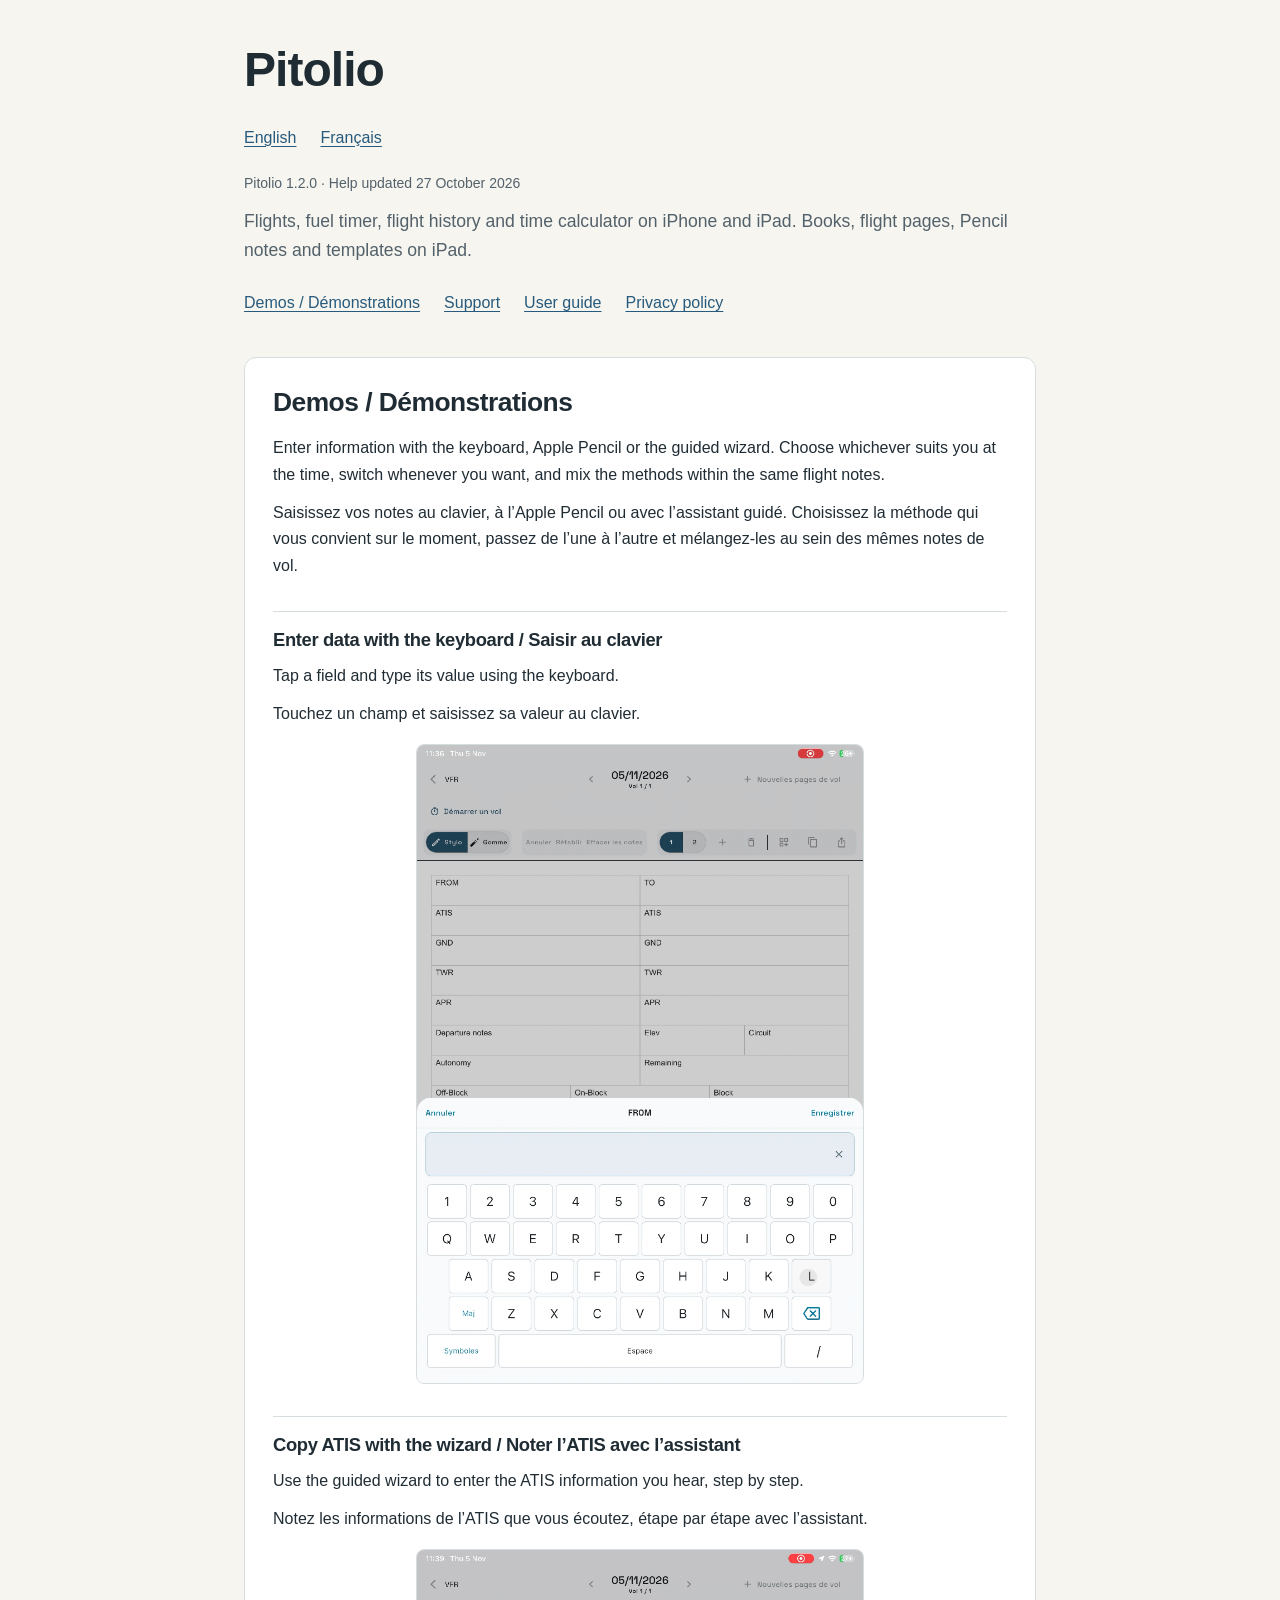
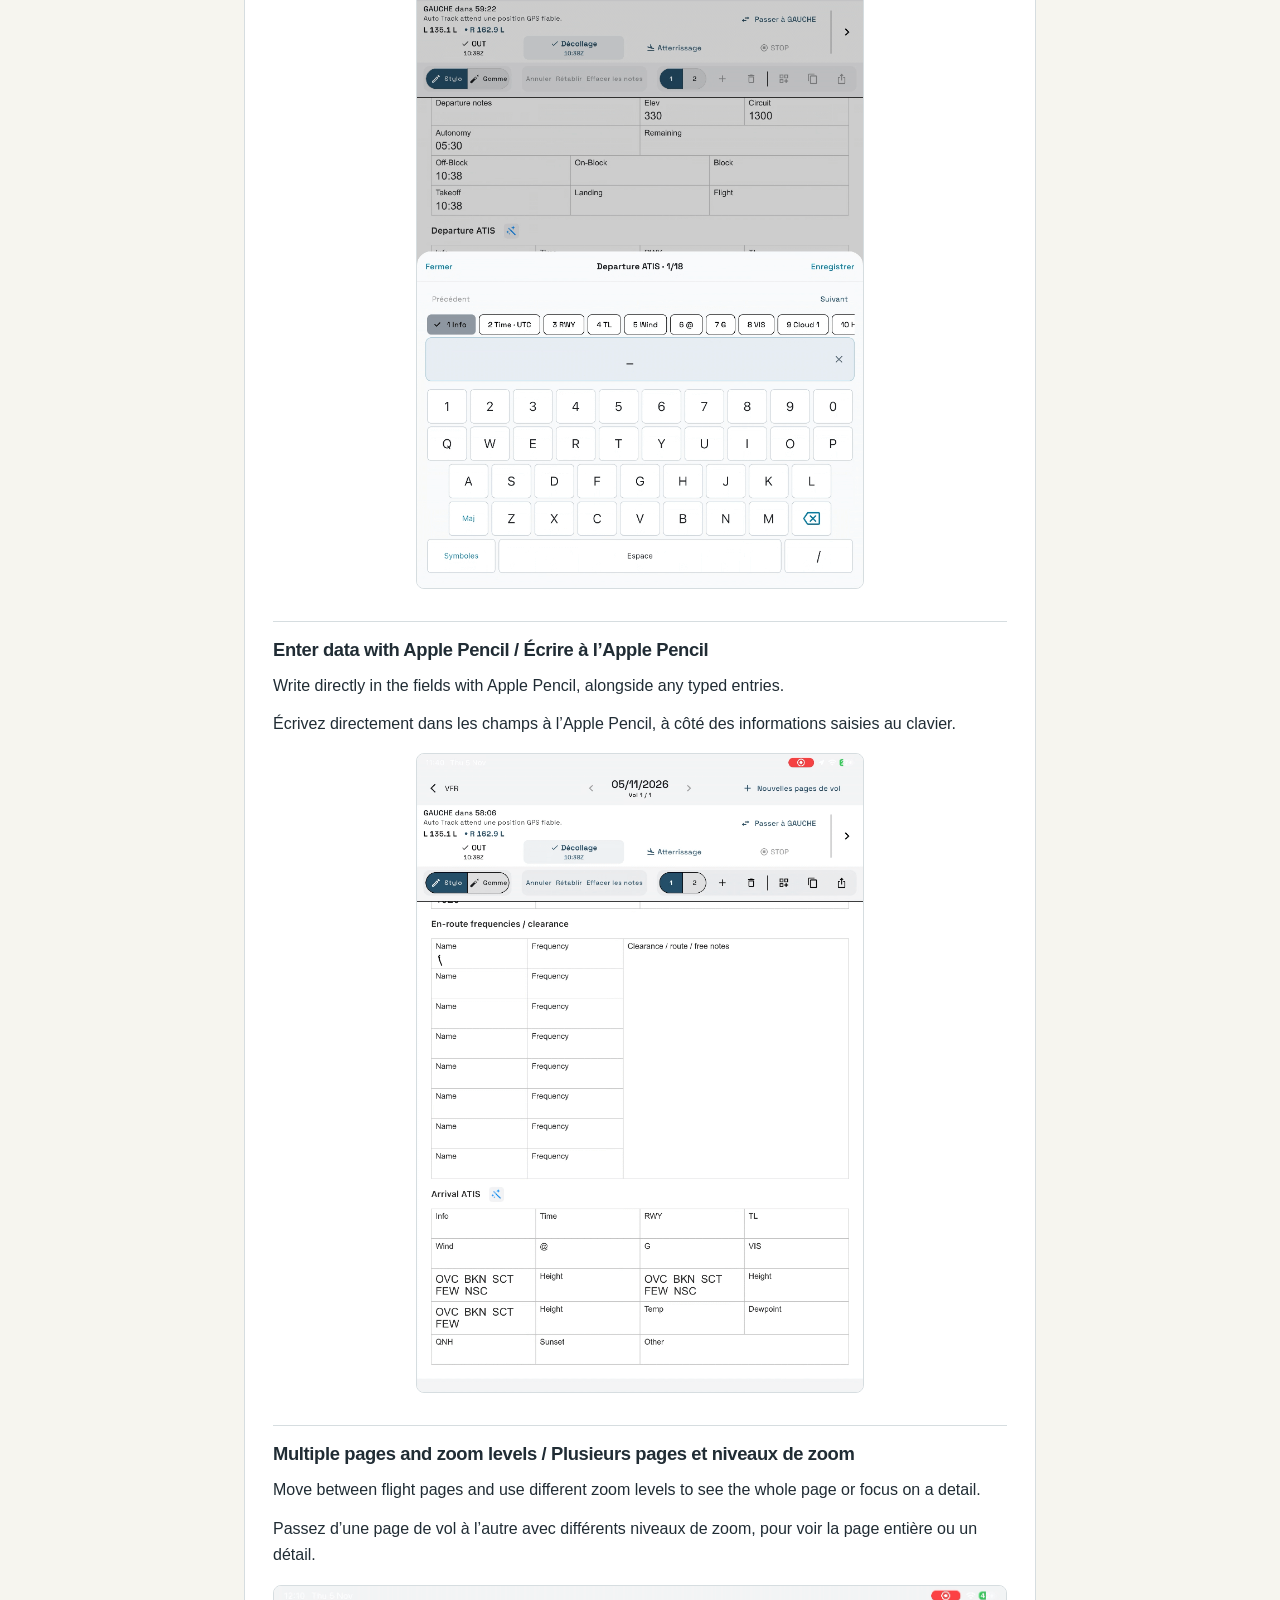
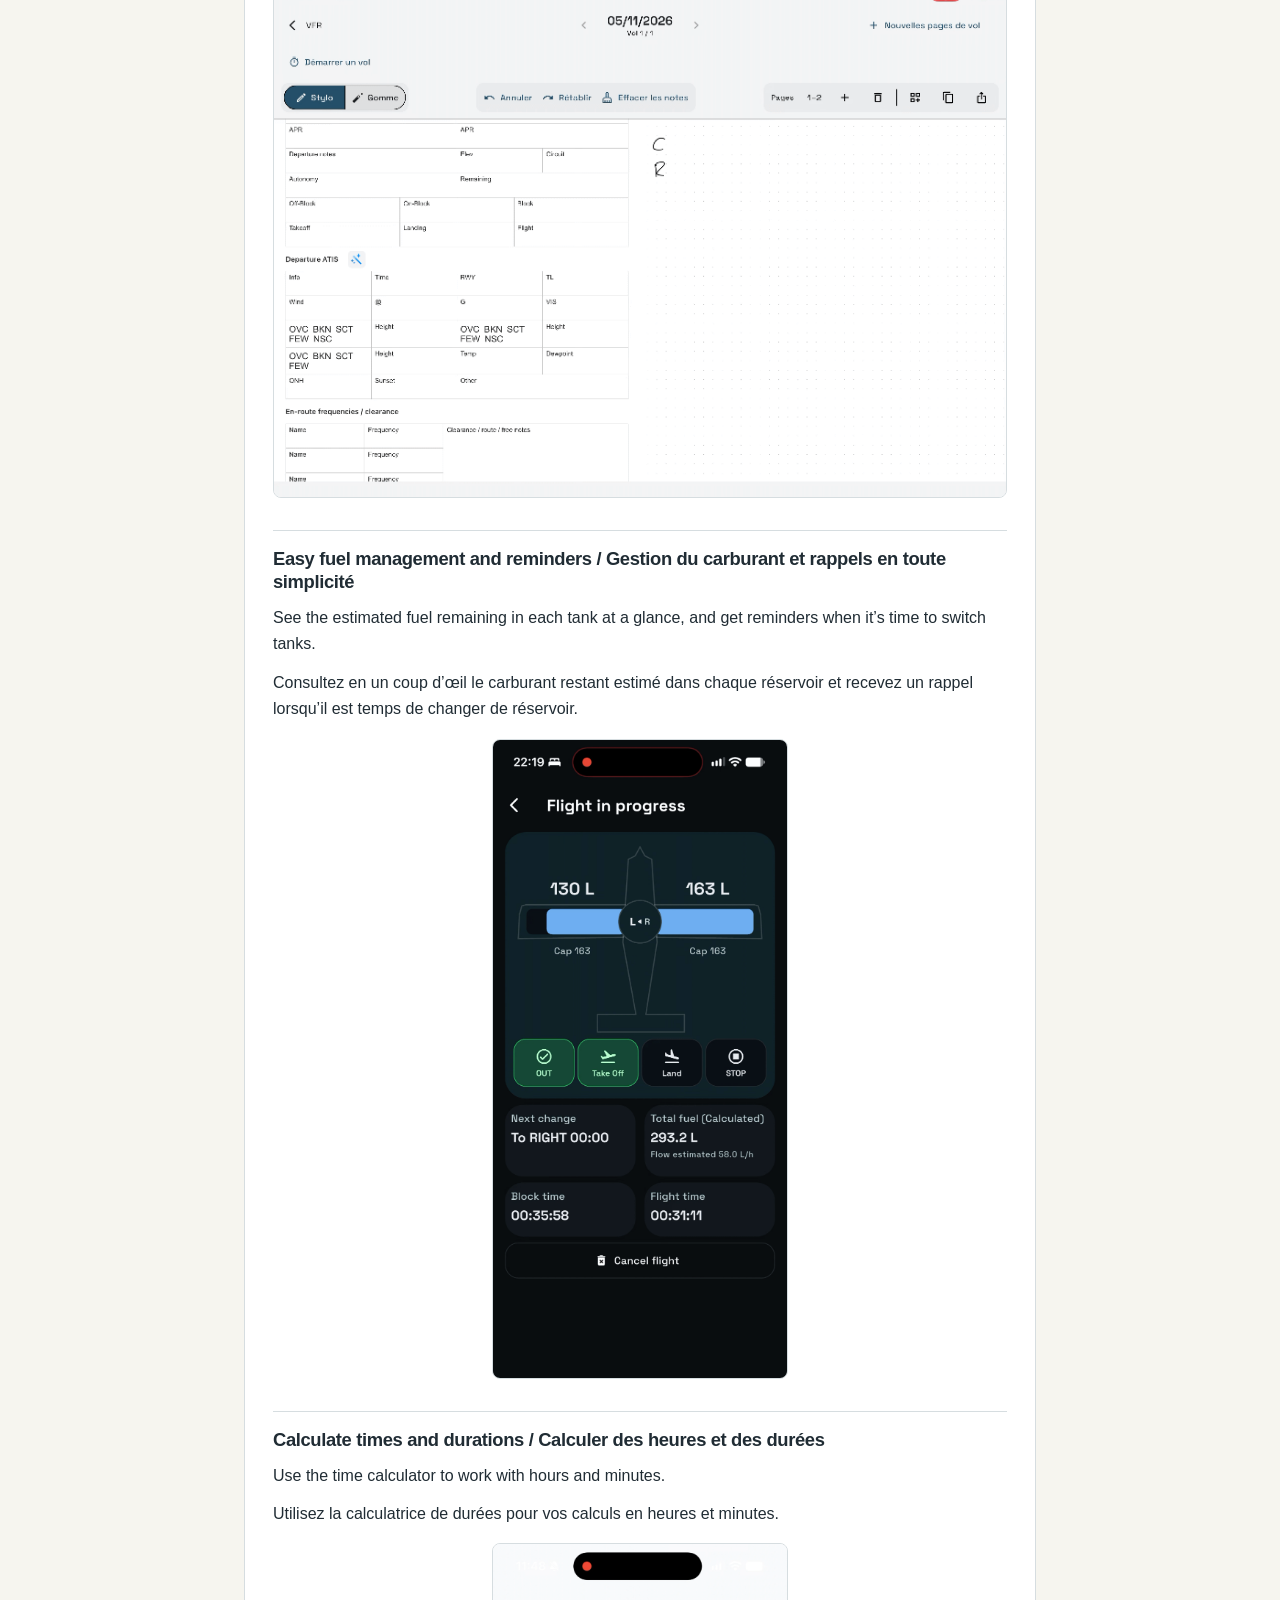
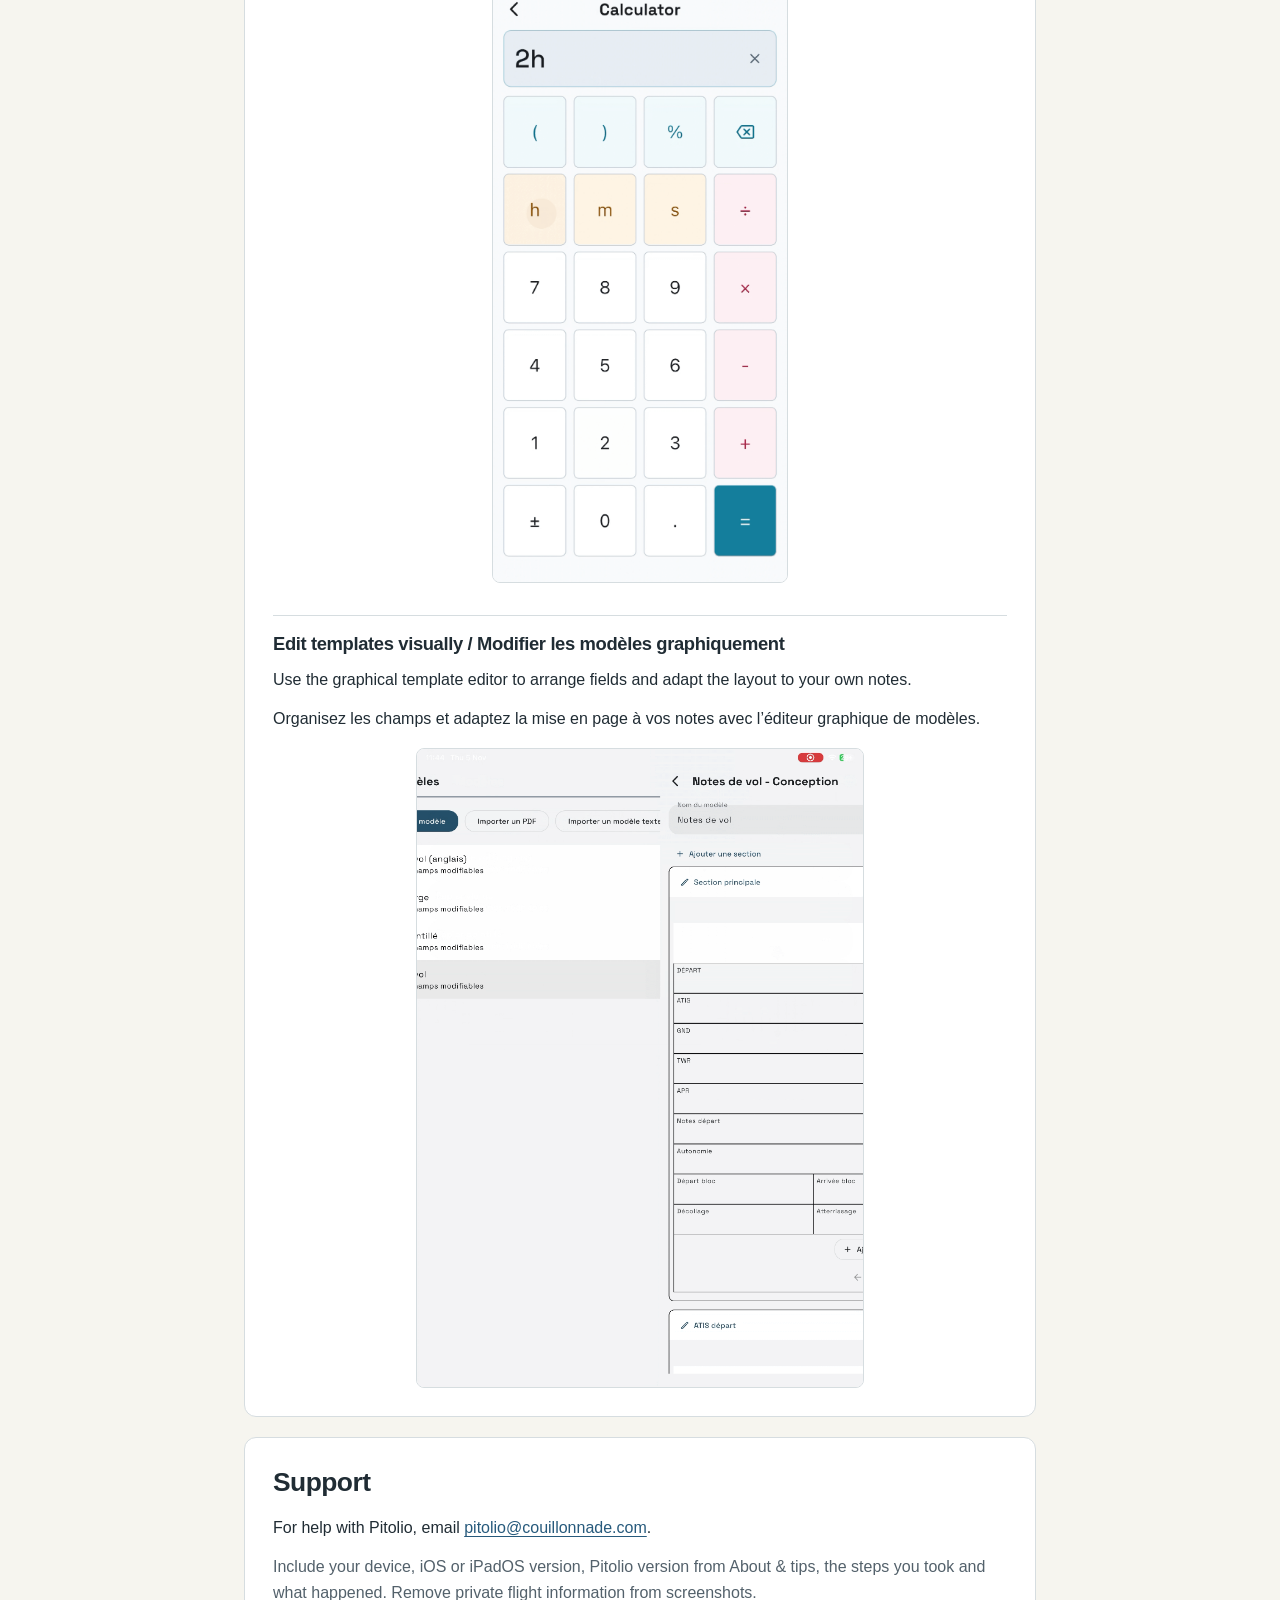
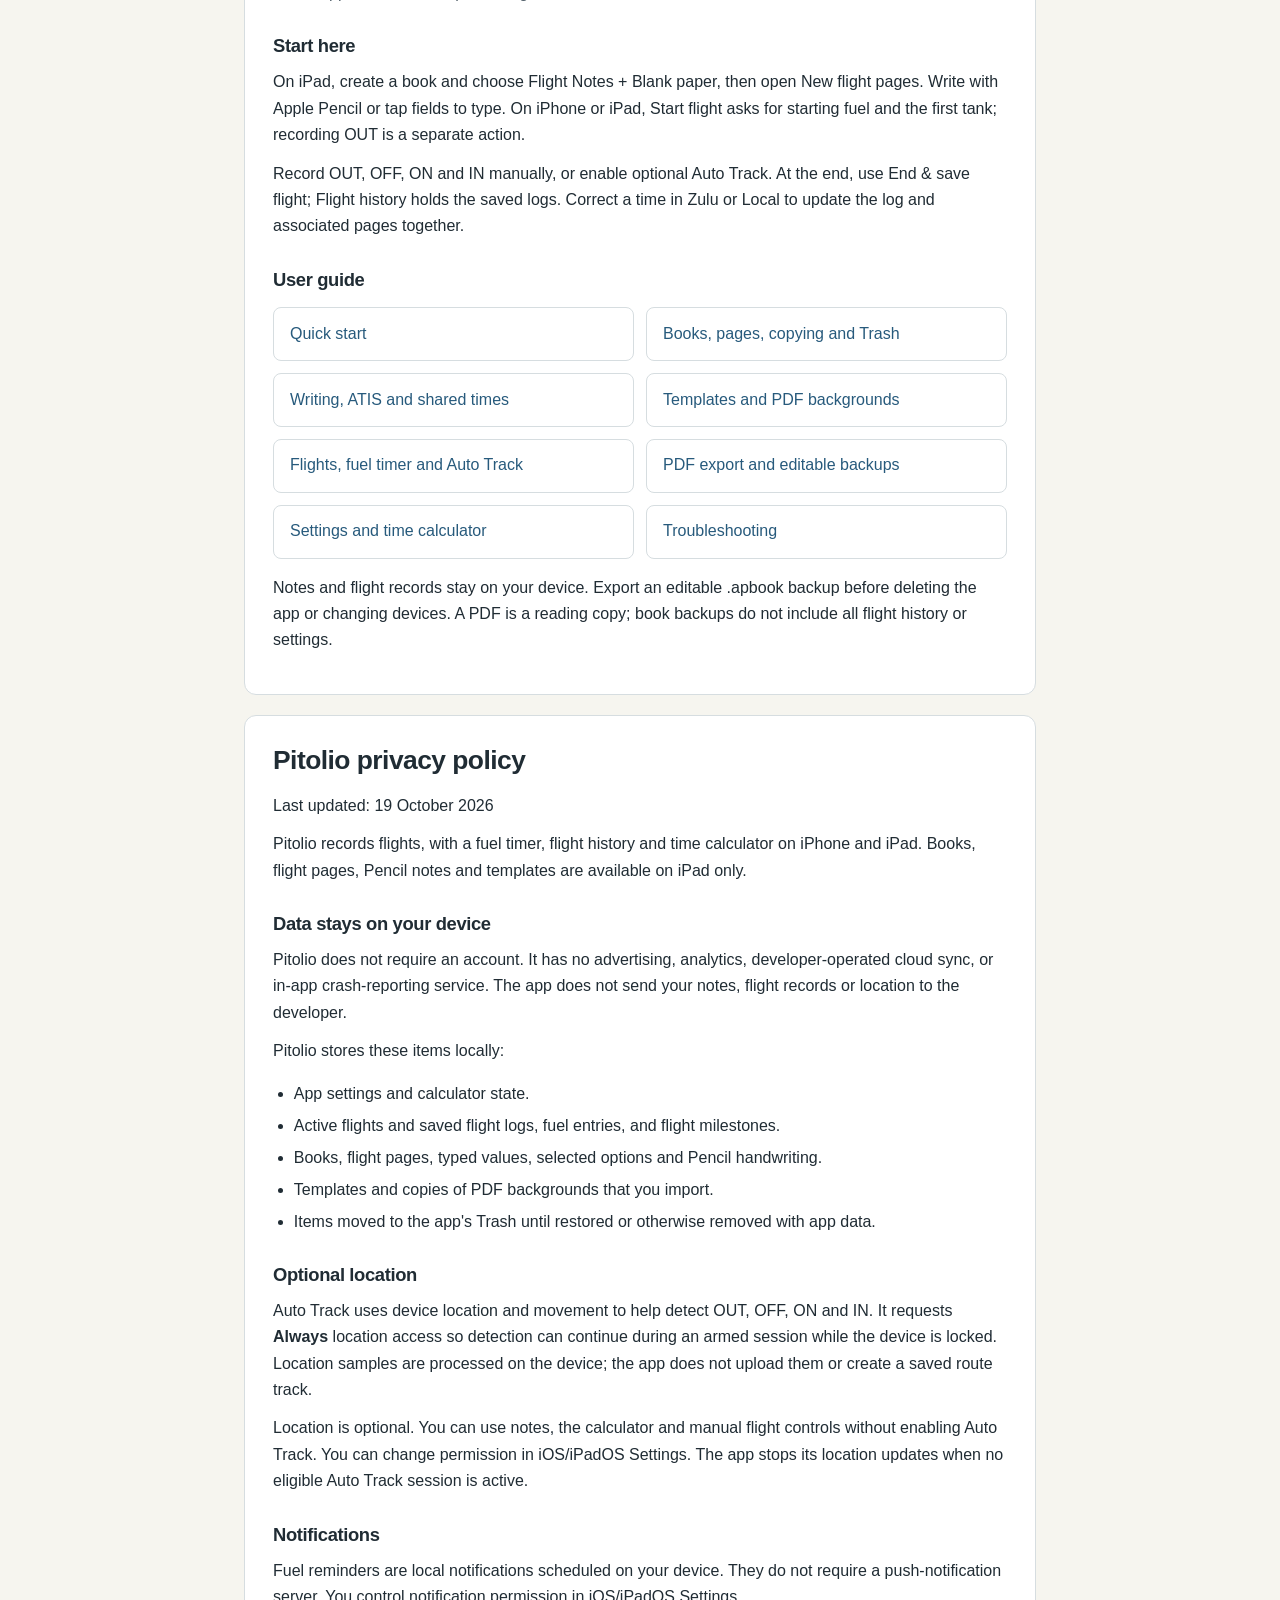
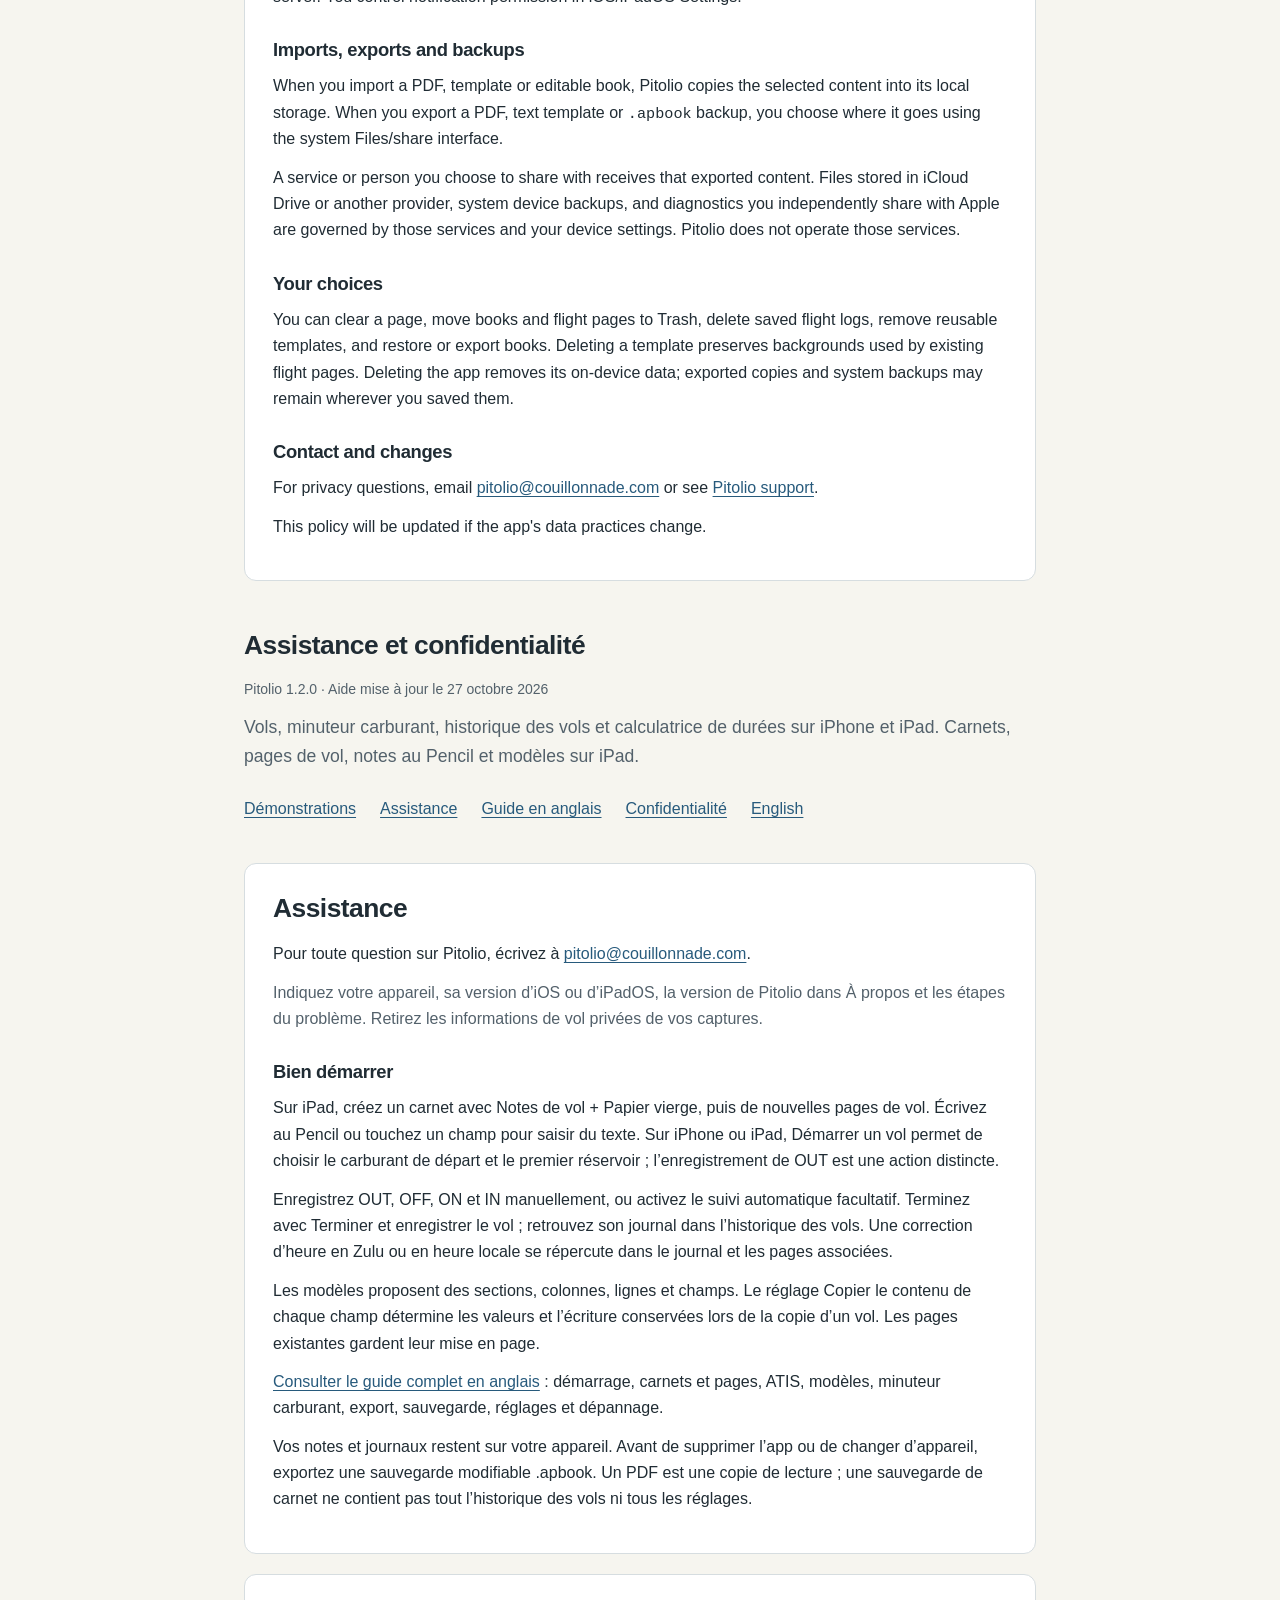
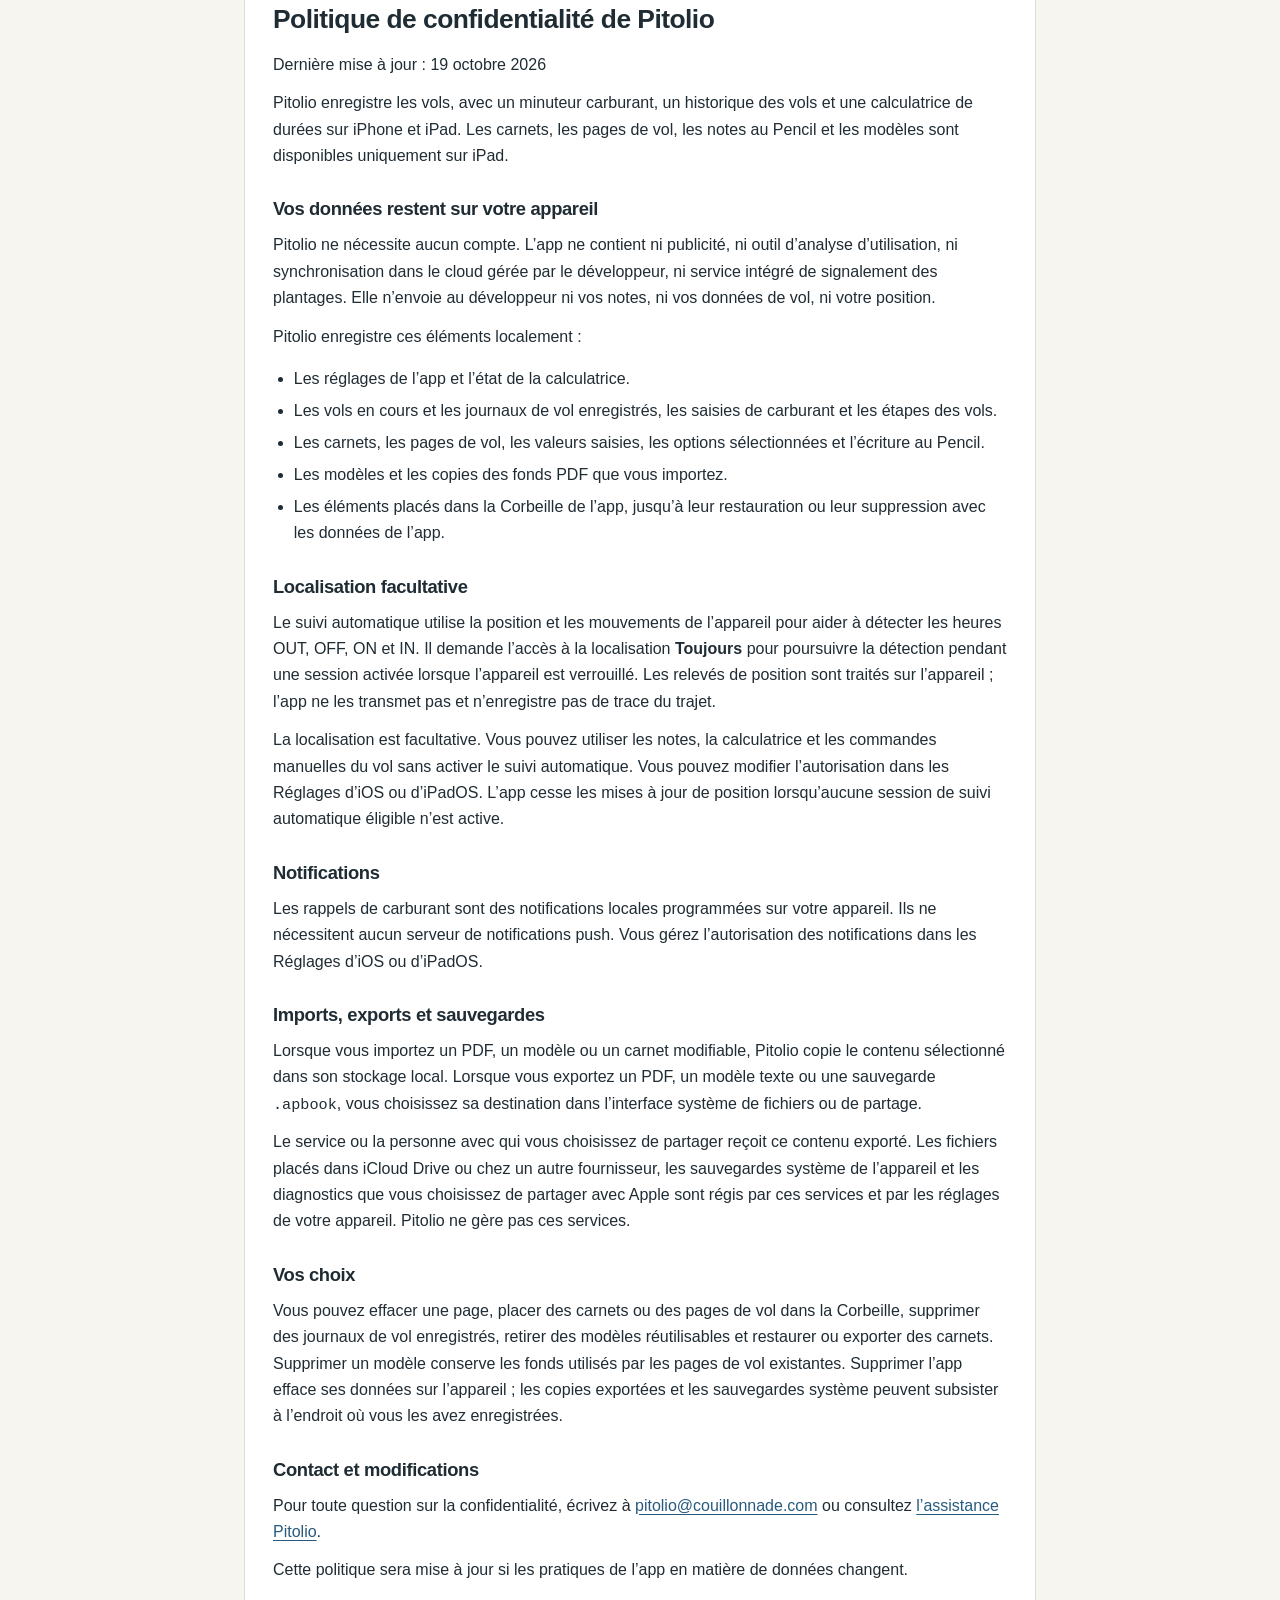
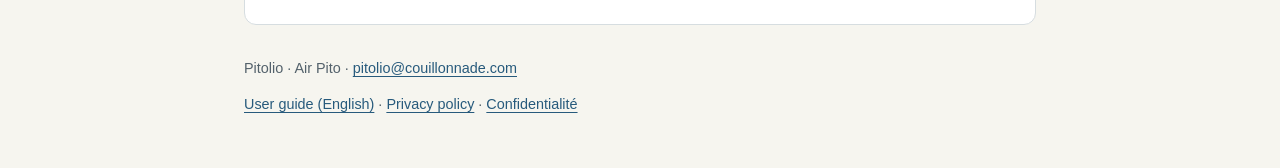
<file: index.html>
<!doctype html>
<html lang="en">
<head>
  <meta charset="utf-8">
  <meta name="viewport" content="width=device-width, initial-scale=1">
  <meta name="robots" content="noindex, nofollow">
  <meta name="referrer" content="no-referrer">
  <meta name="color-scheme" content="light dark">
  <meta name="description" content="Pitolio — Animated demos, support and privacy / Démonstrations animées, assistance et confidentialité.">
  <title>Pitolio — Demos / Démonstrations &amp; support</title>
  <link rel="stylesheet" href="assets/screenshots/site.css">
</head>
<body>
  <a class="skip-link" href="#support">Skip to content / Aller au contenu</a>
  <main>
    <header id="english" lang="en">
      <h1>Pitolio</h1>
      <nav aria-label="Language / Langue">
        <a href="#english" lang="en" hreflang="en">English</a>
        <a href="#francais" lang="fr" hreflang="fr">Français</a>
      </nav>
      <p class="badge">Pitolio 1.2.0 · Help updated 27 October 2026</p>
      <p class="muted intro">Flights, fuel timer, flight history and time calculator on iPhone and iPad. Books, flight pages, Pencil notes and templates on iPad.</p>
      <nav aria-label="Page sections">
        <a href="#demos">Demos / Démonstrations</a>
        <a href="#support">Support</a>
        <a href="docs/index.html">User guide</a>
        <a href="#privacy">Privacy policy</a>
      </nav>
    </header>

    <section id="demos" aria-labelledby="demos-heading">
      <h2 id="demos-heading">Demos / <span lang="fr">Démonstrations</span></h2>
      <p lang="en">Enter information with the keyboard, Apple Pencil or the guided wizard. Choose whichever suits you at the time, switch whenever you want, and mix the methods within the same flight notes.</p>
      <p lang="fr">Saisissez vos notes au clavier, à l’Apple Pencil ou avec l’assistant guidé. Choisissez la méthode qui vous convient sur le moment, passez de l’une à l’autre et mélangez-les au sein des mêmes notes de vol.</p>

      <figure class="demo">
        <figcaption>
          <h3><span lang="en">Enter data with the keyboard</span> / <span lang="fr">Saisir au clavier</span></h3>
          <p lang="en">Tap a field and type its value using the keyboard.</p>
          <p lang="fr">Touchez un champ et saisissez sa valeur au clavier.</p>
        </figcaption>
        <img src="assets/animated/Fields%20Keyboard.gif" width="800" height="1145" alt="Entering field values with the keyboard / Saisie des champs au clavier" decoding="async">
      </figure>

      <figure class="demo">
        <figcaption>
          <h3><span lang="en">Copy ATIS with the wizard</span> / <span lang="fr">Noter l’ATIS avec l’assistant</span></h3>
          <p lang="en">Use the guided wizard to enter the ATIS information you hear, step by step.</p>
          <p lang="fr">Notez les informations de l’ATIS que vous écoutez, étape par étape avec l’assistant.</p>
        </figcaption>
        <img src="assets/animated/wizard%20mode.gif" width="800" height="1145" alt="Entering ATIS with the wizard / Saisie de l’ATIS avec l’assistant" loading="lazy" decoding="async">
      </figure>

      <figure class="demo">
        <figcaption>
          <h3><span lang="en">Enter data with Apple Pencil</span> / <span lang="fr">Écrire à l’Apple Pencil</span></h3>
          <p lang="en">Write directly in the fields with Apple Pencil, alongside any typed entries.</p>
          <p lang="fr">Écrivez directement dans les champs à l’Apple Pencil, à côté des informations saisies au clavier.</p>
        </figcaption>
        <img src="assets/animated/Hand%20Writing.gif" width="800" height="1145" alt="Writing in fields with Apple Pencil / Écriture dans les champs à l’Apple Pencil" loading="lazy" decoding="async">
      </figure>

      <figure class="demo">
        <figcaption>
          <h3><span lang="en">Multiple pages and zoom levels</span> / <span lang="fr">Plusieurs pages et niveaux de zoom</span></h3>
          <p lang="en">Move between flight pages and use different zoom levels to see the whole page or focus on a detail.</p>
          <p lang="fr">Passez d’une page de vol à l’autre avec différents niveaux de zoom, pour voir la page entière ou un détail.</p>
        </figcaption>
        <img src="assets/animated/Multiple%20pages.gif" width="800" height="559" alt="Flight pages at different zoom levels / Pages de vol à différents niveaux de zoom" loading="lazy" decoding="async">
      </figure>

      <figure class="demo">
        <figcaption>
          <h3><span lang="en">Easy fuel management and reminders</span> / <span lang="fr">Gestion du carburant et rappels en toute simplicité</span></h3>
          <p lang="en">See the estimated fuel remaining in each tank at a glance, and get reminders when it’s time to switch tanks.</p>
          <p lang="fr">Consultez en un coup d’œil le carburant restant estimé dans chaque réservoir et recevez un rappel lorsqu’il est temps de changer de réservoir.</p>
        </figcaption>
        <img src="assets/animated/fuel.gif" width="800" height="1733" alt="Fuel levels in each tank and tank-switch reminders / Niveaux de carburant dans chaque réservoir et rappels de changement de réservoir" loading="lazy" decoding="async">
      </figure>

      <figure class="demo">
        <figcaption>
          <h3><span lang="en">Calculate times and durations</span> / <span lang="fr">Calculer des heures et des durées</span></h3>
          <p lang="en">Use the time calculator to work with hours and minutes.</p>
          <p lang="fr">Utilisez la calculatrice de durées pour vos calculs en heures et minutes.</p>
        </figcaption>
        <img src="assets/animated/calculator.gif" width="800" height="1733" alt="Time calculator / Calculatrice de durées" loading="lazy" decoding="async">
      </figure>

      <figure class="demo">
        <figcaption>
          <h3><span lang="en">Edit templates visually</span> / <span lang="fr">Modifier les modèles graphiquement</span></h3>
          <p lang="en">Use the graphical template editor to arrange fields and adapt the layout to your own notes.</p>
          <p lang="fr">Organisez les champs et adaptez la mise en page à vos notes avec l’éditeur graphique de modèles.</p>
        </figcaption>
        <img src="assets/animated/template%20edit.gif" width="800" height="1145" alt="Graphical template editing / Modification graphique d’un modèle" loading="lazy" decoding="async">
      </figure>
    </section>

    <section lang="en" id="support" aria-labelledby="support-heading">
      <h2 id="support-heading">Support</h2>
      <p>For help with Pitolio, email <a href="mailto:pitolio@couillonnade.com">pitolio@couillonnade.com</a>.</p>
      <p class="muted">Include your device, iOS or iPadOS version, Pitolio version from About &amp; tips, the steps you took and what happened. Remove private flight information from screenshots.</p>
      <h3>Start here</h3>
      <p>On iPad, create a book and choose Flight Notes + Blank paper, then open New flight pages. Write with Apple Pencil or tap fields to type. On iPhone or iPad, Start flight asks for starting fuel and the first tank; recording OUT is a separate action.</p>
      <p>Record OUT, OFF, ON and IN manually, or enable optional Auto Track. At the end, use End &amp; save flight; Flight history holds the saved logs. Correct a time in Zulu or Local to update the log and associated pages together.</p>
      <h3>User guide</h3>
      <ul class="guide-grid">
        <li><a href="docs/quick-start.html">Quick start</a></li>
        <li><a href="docs/books-and-flights.html">Books, pages, copying and Trash</a></li>
        <li><a href="docs/writing-and-fields.html">Writing, ATIS and shared times</a></li>
        <li><a href="docs/templates.html">Templates and PDF backgrounds</a></li>
        <li><a href="docs/fuel-timer.html">Flights, fuel timer and Auto Track</a></li>
        <li><a href="docs/export-and-backup.html">PDF export and editable backups</a></li>
        <li><a href="docs/settings-and-calculator.html">Settings and time calculator</a></li>
        <li><a href="docs/troubleshooting.html">Troubleshooting</a></li>
      </ul>
      <p>Notes and flight records stay on your device. Export an editable .apbook backup before deleting the app or changing devices. A PDF is a reading copy; book backups do not include all flight history or settings.</p>
    </section>

    <section lang="en" id="privacy" aria-labelledby="privacy-heading">
      <!-- BEGIN ENGLISH PRIVACY POLICY -->
      <h2 id="privacy-heading">Pitolio privacy policy</h2>
      <p>Last updated: 19 October 2026</p>
      <p>Pitolio records flights, with a fuel timer, flight history and time calculator on iPhone and iPad. Books, flight pages, Pencil notes and templates are available on iPad only.</p>
      <h3>Data stays on your device</h3>
      <p>Pitolio does not require an account. It has no advertising, analytics, developer-operated cloud sync, or in-app crash-reporting service. The app does not send your notes, flight records or location to the developer.</p>
      <p>Pitolio stores these items locally:</p>
      <ul>
        <li>App settings and calculator state.</li>
        <li>Active flights and saved flight logs, fuel entries, and flight milestones.</li>
        <li>Books, flight pages, typed values, selected options and Pencil handwriting.</li>
        <li>Templates and copies of PDF backgrounds that you import.</li>
        <li>Items moved to the app&#x27;s Trash until restored or otherwise removed with app data.</li>
      </ul>
      <h3>Optional location</h3>
      <p>Auto Track uses device location and movement to help detect OUT, OFF, ON and IN. It requests <strong>Always</strong> location access so detection can continue during an armed session while the device is locked. Location samples are processed on the device; the app does not upload them or create a saved route track.</p>
      <p>Location is optional. You can use notes, the calculator and manual flight controls without enabling Auto Track. You can change permission in iOS/iPadOS Settings. The app stops its location updates when no eligible Auto Track session is active.</p>
      <h3>Notifications</h3>
      <p>Fuel reminders are local notifications scheduled on your device. They do not require a push-notification server. You control notification permission in iOS/iPadOS Settings.</p>
      <h3>Imports, exports and backups</h3>
      <p>When you import a PDF, template or editable book, Pitolio copies the selected content into its local storage. When you export a PDF, text template or <code>.apbook</code> backup, you choose where it goes using the system Files/share interface.</p>
      <p>A service or person you choose to share with receives that exported content. Files stored in iCloud Drive or another provider, system device backups, and diagnostics you independently share with Apple are governed by those services and your device settings. Pitolio does not operate those services.</p>
      <h3>Your choices</h3>
      <p>You can clear a page, move books and flight pages to Trash, delete saved flight logs, remove reusable templates, and restore or export books. Deleting a template preserves backgrounds used by existing flight pages. Deleting the app removes its on-device data; exported copies and system backups may remain wherever you saved them.</p>
      <h3>Contact and changes</h3>
      <p>For privacy questions, email <a href="mailto:pitolio@couillonnade.com">pitolio@couillonnade.com</a> or see <a href="#support">Pitolio support</a>.</p>
      <p>This policy will be updated if the app&#x27;s data practices change.</p>
      <!-- END ENGLISH PRIVACY POLICY -->
    </section>

    <header id="francais" lang="fr" style="margin-top: 3rem">
      <h2>Assistance et confidentialité</h2>
      <p class="badge">Pitolio 1.2.0 · Aide mise à jour le 27 octobre 2026</p>
      <p class="muted intro">Vols, minuteur carburant, historique des vols et calculatrice de durées sur iPhone et iPad. Carnets, pages de vol, notes au Pencil et modèles sur iPad.</p>
      <nav aria-label="Rubriques en français">
        <a href="#demos">Démonstrations</a>
        <a href="#assistance">Assistance</a>
        <a href="docs/index.html" lang="en">Guide en anglais</a>
        <a href="#confidentialite">Confidentialité</a>
        <a href="#english" lang="en" hreflang="en">English</a>
      </nav>
    </header>

    <section lang="fr" id="assistance" aria-labelledby="assistance-heading">
      <h2 id="assistance-heading">Assistance</h2>
      <p>Pour toute question sur Pitolio, écrivez à <a href="mailto:pitolio@couillonnade.com">pitolio@couillonnade.com</a>.</p>
      <p class="muted">Indiquez votre appareil, sa version d’iOS ou d’iPadOS, la version de Pitolio dans À propos et les étapes du problème. Retirez les informations de vol privées de vos captures.</p>
      <h3>Bien démarrer</h3>
      <p>Sur iPad, créez un carnet avec Notes de vol + Papier vierge, puis de nouvelles pages de vol. Écrivez au Pencil ou touchez un champ pour saisir du texte. Sur iPhone ou iPad, Démarrer un vol permet de choisir le carburant de départ et le premier réservoir ; l’enregistrement de OUT est une action distincte.</p>
      <p>Enregistrez OUT, OFF, ON et IN manuellement, ou activez le suivi automatique facultatif. Terminez avec Terminer et enregistrer le vol ; retrouvez son journal dans l’historique des vols. Une correction d’heure en Zulu ou en heure locale se répercute dans le journal et les pages associées.</p>
      <p>Les modèles proposent des sections, colonnes, lignes et champs. Le réglage Copier le contenu de chaque champ détermine les valeurs et l’écriture conservées lors de la copie d’un vol. Les pages existantes gardent leur mise en page.</p>
      <p><a href="docs/index.html" lang="en">Consulter le guide complet en anglais</a> : démarrage, carnets et pages, ATIS, modèles, minuteur carburant, export, sauvegarde, réglages et dépannage.</p>
      <p>Vos notes et journaux restent sur votre appareil. Avant de supprimer l’app ou de changer d’appareil, exportez une sauvegarde modifiable .apbook. Un PDF est une copie de lecture ; une sauvegarde de carnet ne contient pas tout l’historique des vols ni tous les réglages.</p>
    </section>

    <section lang="fr" id="confidentialite" aria-labelledby="confidentialite-heading">
      <!-- BEGIN FRENCH PRIVACY POLICY -->
      <h2 id="confidentialite-heading">Politique de confidentialité de Pitolio</h2>
      <p>Dernière mise à jour : 19 octobre 2026</p>
      <p>Pitolio enregistre les vols, avec un minuteur carburant, un historique des vols et une calculatrice de durées sur iPhone et iPad. Les carnets, les pages de vol, les notes au Pencil et les modèles sont disponibles uniquement sur iPad.</p>
      <h3>Vos données restent sur votre appareil</h3>
      <p>Pitolio ne nécessite aucun compte. L’app ne contient ni publicité, ni outil d’analyse d’utilisation, ni synchronisation dans le cloud gérée par le développeur, ni service intégré de signalement des plantages. Elle n’envoie au développeur ni vos notes, ni vos données de vol, ni votre position.</p>
      <p>Pitolio enregistre ces éléments localement :</p>
      <ul>
        <li>Les réglages de l’app et l’état de la calculatrice.</li>
        <li>Les vols en cours et les journaux de vol enregistrés, les saisies de carburant et les étapes des vols.</li>
        <li>Les carnets, les pages de vol, les valeurs saisies, les options sélectionnées et l’écriture au Pencil.</li>
        <li>Les modèles et les copies des fonds PDF que vous importez.</li>
        <li>Les éléments placés dans la Corbeille de l’app, jusqu’à leur restauration ou leur suppression avec les données de l’app.</li>
      </ul>
      <h3>Localisation facultative</h3>
      <p>Le suivi automatique utilise la position et les mouvements de l’appareil pour aider à détecter les heures OUT, OFF, ON et IN. Il demande l’accès à la localisation <strong>Toujours</strong> pour poursuivre la détection pendant une session activée lorsque l’appareil est verrouillé. Les relevés de position sont traités sur l’appareil ; l’app ne les transmet pas et n’enregistre pas de trace du trajet.</p>
      <p>La localisation est facultative. Vous pouvez utiliser les notes, la calculatrice et les commandes manuelles du vol sans activer le suivi automatique. Vous pouvez modifier l’autorisation dans les Réglages d’iOS ou d’iPadOS. L’app cesse les mises à jour de position lorsqu’aucune session de suivi automatique éligible n’est active.</p>
      <h3>Notifications</h3>
      <p>Les rappels de carburant sont des notifications locales programmées sur votre appareil. Ils ne nécessitent aucun serveur de notifications push. Vous gérez l’autorisation des notifications dans les Réglages d’iOS ou d’iPadOS.</p>
      <h3>Imports, exports et sauvegardes</h3>
      <p>Lorsque vous importez un PDF, un modèle ou un carnet modifiable, Pitolio copie le contenu sélectionné dans son stockage local. Lorsque vous exportez un PDF, un modèle texte ou une sauvegarde <code>.apbook</code>, vous choisissez sa destination dans l’interface système de fichiers ou de partage.</p>
      <p>Le service ou la personne avec qui vous choisissez de partager reçoit ce contenu exporté. Les fichiers placés dans iCloud Drive ou chez un autre fournisseur, les sauvegardes système de l’appareil et les diagnostics que vous choisissez de partager avec Apple sont régis par ces services et par les réglages de votre appareil. Pitolio ne gère pas ces services.</p>
      <h3>Vos choix</h3>
      <p>Vous pouvez effacer une page, placer des carnets ou des pages de vol dans la Corbeille, supprimer des journaux de vol enregistrés, retirer des modèles réutilisables et restaurer ou exporter des carnets. Supprimer un modèle conserve les fonds utilisés par les pages de vol existantes. Supprimer l’app efface ses données sur l’appareil ; les copies exportées et les sauvegardes système peuvent subsister à l’endroit où vous les avez enregistrées.</p>
      <h3>Contact et modifications</h3>
      <p>Pour toute question sur la confidentialité, écrivez à <a href="mailto:pitolio@couillonnade.com">pitolio@couillonnade.com</a> ou consultez <a href="#assistance">l’assistance Pitolio</a>.</p>
      <p>Cette politique sera mise à jour si les pratiques de l’app en matière de données changent.</p>
      <!-- END FRENCH PRIVACY POLICY -->
    </section>
    <footer>
      <p>Pitolio · Air Pito · <a href="mailto:pitolio@couillonnade.com">pitolio@couillonnade.com</a></p>
      <p><a href="docs/index.html">User guide (English)</a> · <a href="privacy-policy.html">Privacy policy</a> · <a href="privacy-policy.fr.html" lang="fr">Confidentialité</a></p>
    </footer>
  </main>
</body>
</html>
</file>
<file: assets/screenshots/site.css>
/* Plain static CSS. Edit directly; no build step. */
:root { color-scheme: light dark; --paper:#f6f5ef; --card:#fff; --ink:#202c34; --muted:#53616b; --link:#275a7c; --line:#d6dde0; }
* { box-sizing:border-box; }
html { scroll-padding-top:1.5rem; }
body { margin:0; background:var(--paper); color:var(--ink); font:1rem/1.65 -apple-system,BlinkMacSystemFont,"Segoe UI",sans-serif; }
main { max-width:52rem; margin:0 auto; padding:2.5rem 1.25rem; }
header { margin-bottom:2rem; }
h1,h2,h3 { line-height:1.25; letter-spacing:-.02em; }
h1 { margin:0 0 .75rem; font-size:clamp(2rem,6vw,3rem); }
h2 { margin:0 0 1rem; font-size:1.65rem; }
h3 { margin:1.75rem 0 .75rem; font-size:1.15rem; }
p { margin:.75rem 0; }
a { color:var(--link); text-underline-offset:.18em; overflow-wrap:anywhere; }
a:focus-visible { outline:3px solid var(--link); outline-offset:4px; }
nav { display:flex; flex-wrap:wrap; gap:.25rem 1.5rem; margin-top:1rem; }
nav a { display:inline-flex; align-items:center; min-height:2.75rem; }
section,.guide-content { padding:1.75rem; background:var(--card); border:1px solid var(--line); border-radius:.75rem; margin-top:1.25rem; }
ul { padding-left:1.3rem; }
li+li { margin-top:.35rem; }
.muted,.badge,footer { color:var(--muted); }
.intro { font-size:1.1rem; }
.badge { font-size:.875rem; }
.brand { font-size:1.5rem; font-weight:700; text-decoration:none; }
.skip-link { position:absolute; left:-10000px; top:1rem; padding:.75rem; background:var(--card); z-index:10; }
.skip-link:focus { left:1rem; }
.guide-grid { display:grid; grid-template-columns:repeat(2,minmax(0,1fr)); gap:.75rem; list-style:none; padding:0; }
.guide-grid li { margin:0; }
.guide-grid a { display:block; padding:.8rem 1rem; border:1px solid var(--line); border-radius:.5rem; text-decoration:none; }
.guide-grid a:hover { text-decoration:underline; }
.guide-content h2 { margin-top:2rem; }
img { display:block; max-width:100%; height:auto; }
.demo { margin:2rem 0 0; padding-top:1rem; border-top:1px solid var(--line); }
.demo h3 { margin-top:0; }
.demo img { width:auto; max-height:40rem; margin:1rem auto 0; border:1px solid var(--line); border-radius:.5rem; }
code { font:.95em ui-monospace,Menlo,monospace; }
pre { overflow-x:auto; padding:1rem; background:var(--paper); }
.table-scroll { overflow-x:auto; }
table { width:100%; border-collapse:collapse; }
th,td { text-align:left; vertical-align:top; padding:.6rem; border:1px solid var(--line); }
footer { margin-top:2rem; font-size:.9rem; }
@media (prefers-color-scheme:dark) { :root { --paper:#0d1319; --card:#151e26; --ink:#edf1f3; --muted:#b1bdc7; --link:#94c8e8; --line:#344450; } }
@media (max-width:600px) { main { padding:1.5rem 1rem; } section,.guide-content { padding:1.25rem; } .guide-grid { grid-template-columns:1fr; } }
</file>
